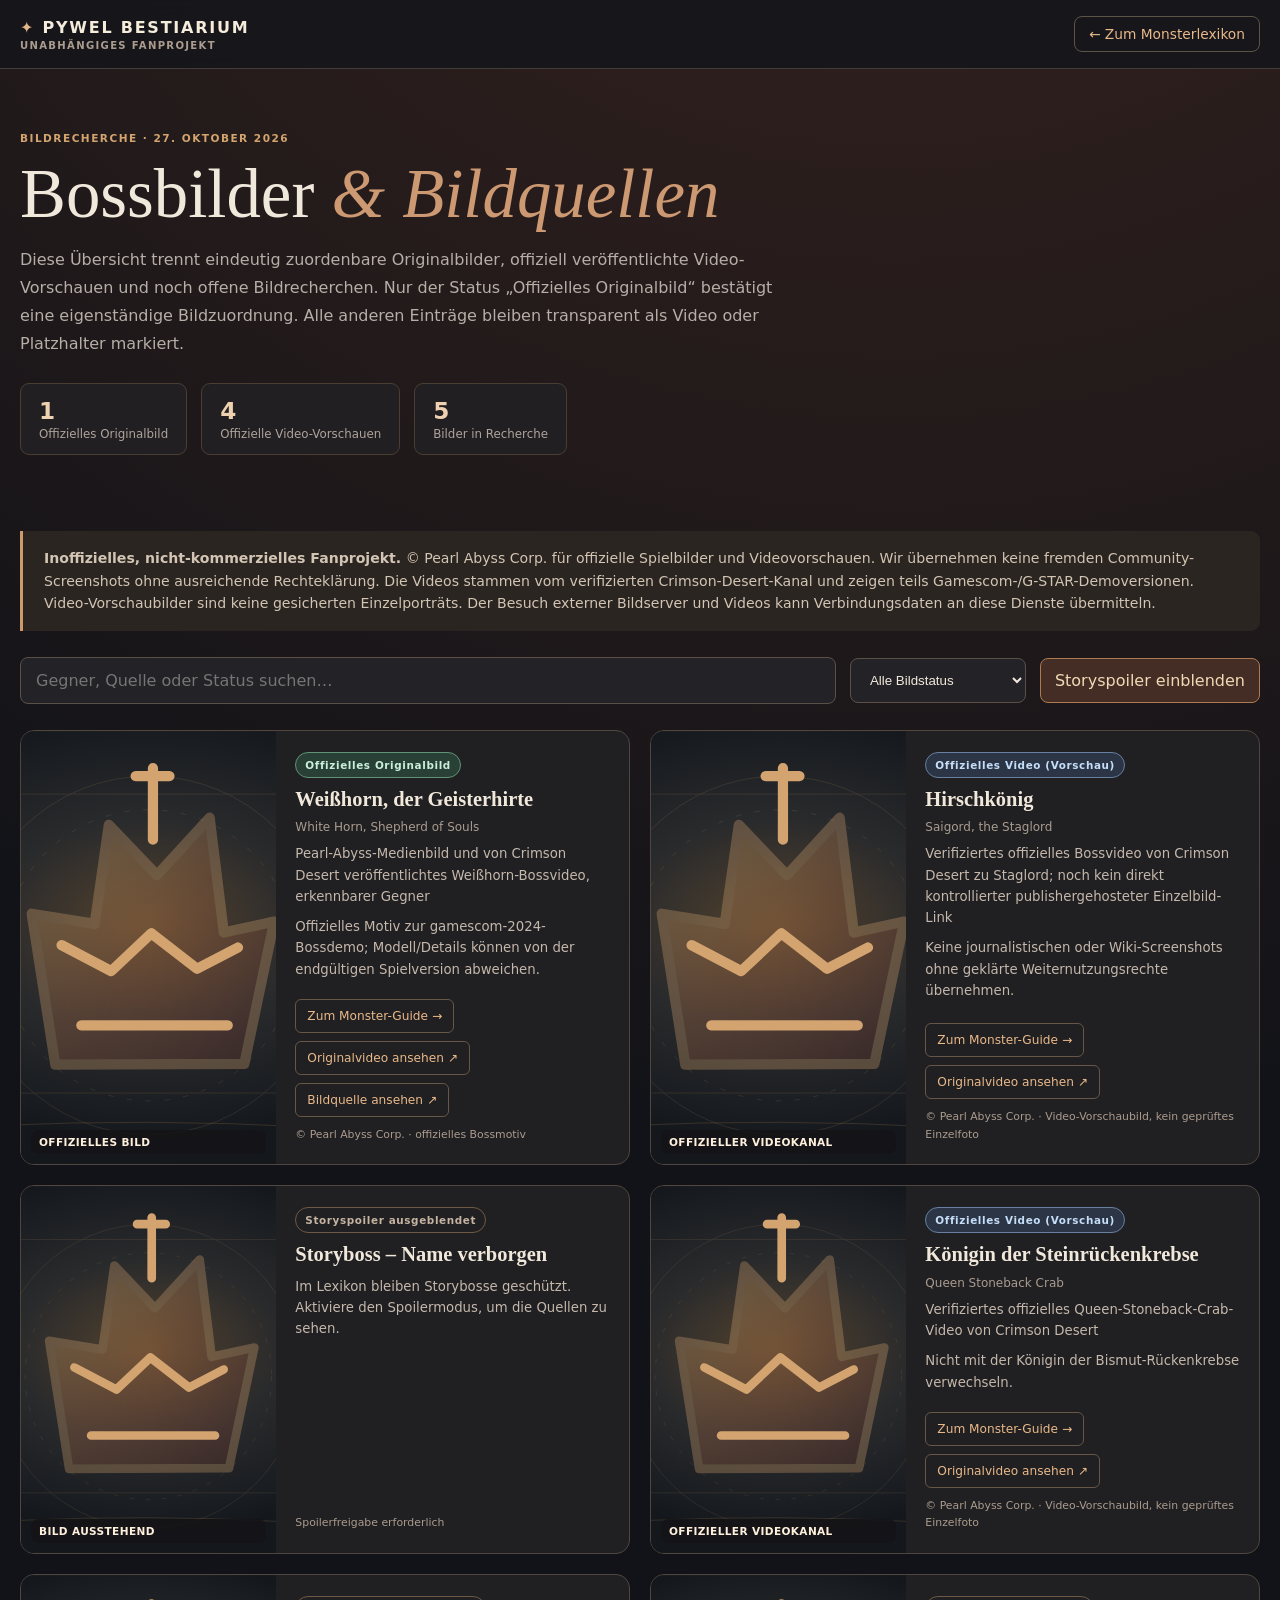
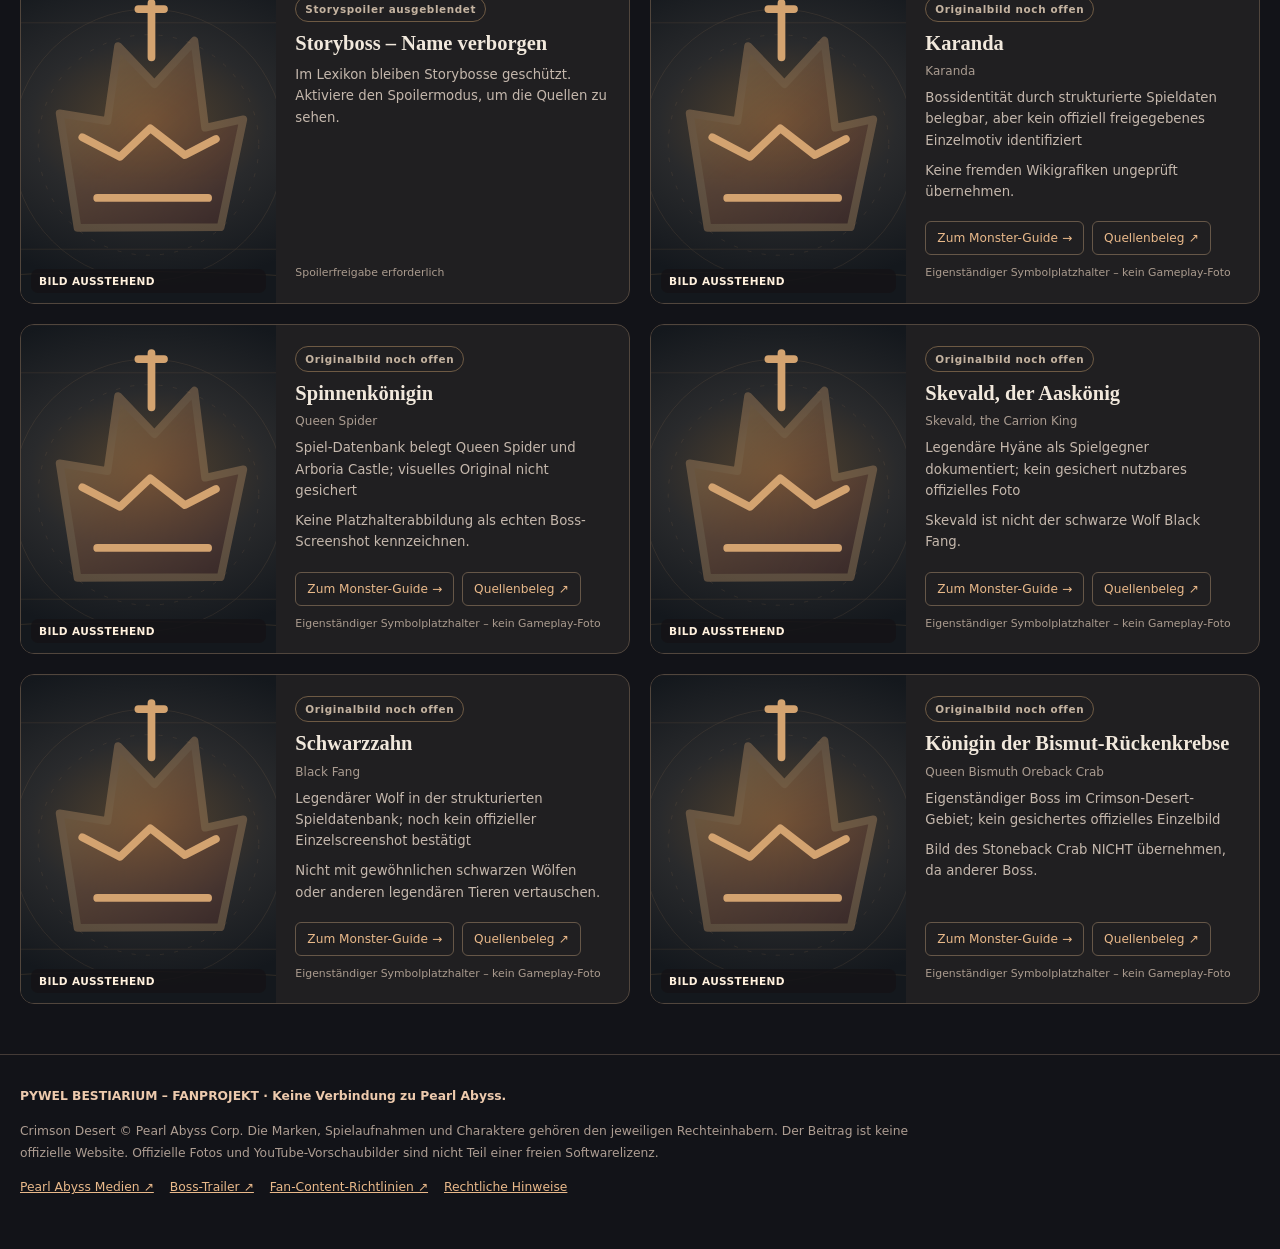
<file: bilder.html>
<!doctype html>
<html lang="de"><head>
<meta charset="utf-8"><meta name="viewport" content="width=device-width, initial-scale=1">
<meta name="theme-color" content="#121318"><meta name="description" content="Verifizierter Bildquellenkatalog für zehn Crimson-Desert-Bosse. Inoffizielles, nicht-kommerzielles Fanprojekt.">
<title>Bossbilder & Bildquellen | Das Bestiarium von Pywel</title>
<link rel="icon" href="assets/boss.svg" type="image/svg+xml">
<style>
:root{color-scheme:dark;font-family:Inter,system-ui,-apple-system,"Segoe UI",sans-serif;background:#121318;color:#f1e8dc;font-size:16px}
*{box-sizing:border-box}body{margin:0;background:radial-gradient(circle at 70% -20%,#3c251f 0,transparent 48%),#121318;min-height:100vh}
a{color:#e9b98a}a:hover{color:#ffe1ba}button,input{font:inherit}button{cursor:pointer}
.wrap{width:min(1320px,calc(100% - 40px));margin:auto}.top{border-bottom:1px solid #423d3b;background:#17171bf2;position:sticky;z-index:5;top:0;backdrop-filter:blur(12px)}
.nav{display:flex;align-items:center;gap:22px;justify-content:space-between;padding:16px 0}
.brand{color:#f6ecdc;text-decoration:none;font-size:1rem;font-weight:800;letter-spacing:.11em}.brand b{color:#e2b489}
.sub{display:block;font-size:.63rem;letter-spacing:.13em;color:#ab9c8f;font-weight:650;margin-top:3px}
.nav a.back{font-size:.86rem;text-decoration:none;border:1px solid #5d5448;padding:9px 14px;border-radius:8px}
.label{font-size:.66rem;text-transform:uppercase;letter-spacing:.14em;color:#d3a46e;font-weight:750}
.hero{padding:58px 0 29px}.hero h1{font-family:Georgia,serif;font-weight:500;font-size:clamp(2.2rem,6vw,4.3rem);line-height:1.05;max-width:750px;margin:12px 0}
.hero p{color:#b7aea7;line-height:1.75;max-width:760px}.stats{display:flex;gap:14px;flex-wrap:wrap;margin:25px 0}
.stat{background:#211f21;border:1px solid #4a3e33;border-radius:9px;padding:13px 18px;min-width:150px}.stat strong{display:block;font-size:1.45rem;color:#edd1b0;font-weight:700}.stat span{display:block;color:#afa49d;font-size:.74rem;margin-top:3px}
.notice{border-left:3px solid #cd9a69;background:#2b2521;border-radius:0 9px 9px 0;padding:16px 21px;color:#d3c5b4;font-size:.88rem;line-height:1.6;margin:22px 0}
.controls{display:flex;gap:14px;align-items:center;flex-wrap:wrap;margin:26px 0}
input[type=search],select{background:#232327;color:#f1e8dc;border:1px solid #5b5048;border-radius:8px;padding:13px 15px;min-height:43px}
input[type=search]{flex:1;min-width:240px}.spoiler-btn{background:#432d24;border:1px solid #ad7a52;color:#f2d9b5;padding:12px 14px;border-radius:8px}
.grid{display:grid;grid-template-columns:repeat(2,minmax(0,1fr));gap:20px}
.card{background:#201f21;border:1px solid #51463d;border-radius:14px;overflow:hidden;display:flex;min-height:235px}
.art{width:42%;min-height:250px;position:relative;background:linear-gradient(130deg,#382d28,#101114);flex-shrink:0;overflow:hidden}
.art img{width:100%;height:100%;object-fit:cover;display:block;position:absolute}
.poster{position:absolute;bottom:10px;left:10px;right:10px;background:#141317db;color:#fff0dd;border-radius:7px;padding:6px 8px;font-size:.66rem;text-transform:uppercase;letter-spacing:.035em;font-weight:750}
.info{padding:21px 19px;display:flex;flex-direction:column;gap:9px;flex:1;min-width:0}
.card h2{font:600 1.28rem/1.2 Georgia,serif;margin:0}.original{font-size:.75rem;color:#aa9c91}
.info p{margin:0;font-size:.83rem;color:#c5b8ad;line-height:1.6}
.status{align-self:flex-start;font-size:.65rem;font-weight:800;letter-spacing:.06em;border-radius:99px;padding:6px 9px;border:1px solid #6e5a44;color:#edd4b7}
.status.confirmed{background:#294037;border-color:#629277;color:#caefdb}
.status.video{background:#2b3546;border-color:#677fa0;color:#c6def8}
.status.pending{color:#c5b4a1}
.bottom{display:flex;gap:8px;flex-wrap:wrap;margin-top:auto;padding-top:10px}
.bottom a{font-size:.76rem;text-decoration:none;border:1px solid #665748;padding:9px 11px;border-radius:6px;display:inline-block}
.credit{margin-top:7px;font-size:.68rem!important;color:#ab9c8f!important}
.empty{text-align:center;border:1px dashed #645147;border-radius:12px;padding:36px;color:#baa99c}
.footer{margin-top:50px;padding:30px 0 50px;border-top:1px solid #443b37;color:#ad9d92;font-size:.77rem;line-height:1.8}
.footer strong{color:#edcaad}.footer p{max-width:900px}.footer a{margin-right:12px}
@media(max-width:950px){.grid{grid-template-columns:1fr}.art{min-height:225px}}
@media(max-width:550px){.wrap{width:min(100% - 24px,1320px)}.card{display:block}.art{width:100%;height:220px;min-height:0}.card h2{font-size:1.4rem}.hero{padding-top:36px}.stat{flex:1;min-width:95px}.nav{gap:8px}.nav a.back{padding:8px;font-size:.75rem}.controls{align-items:stretch;flex-direction:column}.controls input[type=search]{min-width:0;width:100%}}
@media(prefers-reduced-motion:no-preference){.card{transition:transform .2s ease,border-color .2s ease}.card:hover{transform:translateY(-2px);border-color:#b58c5c}}
@media print{.top,.controls,.bottom,.spoiler-btn{display:none!important}.card{break-inside:avoid}}
</style></head><body>
<header class="top"><nav class="wrap nav" aria-label="Navigation"><a href="index.html#/start" class="brand"><b>✦</b> PYWEL BESTIARIUM <span class="sub">UNABHÄNGIGES FANPROJEKT</span></a><a href="index.html#/start" class="back">← Zum Monsterlexikon</a></nav></header>
<main class="wrap">
<section class="hero"><span class="label">Bildrecherche · 27. Oktober 2026</span><h1>Bossbilder <em style="color:#cc9972">&amp; Bildquellen</em></h1><p>Diese Übersicht trennt eindeutig zuordenbare Originalbilder, offiziell veröffentlichte Video-Vorschauen und noch offene Bildrecherchen. Nur der Status „Offizielles Originalbild“ bestätigt eine eigenständige Bildzuordnung. Alle anderen Einträge bleiben transparent als Video oder Platzhalter markiert.</p>
<div class="stats"><div class="stat"><strong id="photo-count">1</strong><span>Offizielles Originalbild</span></div><div class="stat"><strong id="video-count">4</strong><span>Offizielle Video-Vorschauen</span></div><div class="stat"><strong id="pending-count">5</strong><span>Bilder in Recherche</span></div></div>
</section>
<div class="notice"><strong>Inoffizielles, nicht-kommerzielles Fanprojekt.</strong> © Pearl Abyss Corp. für offizielle Spielbilder und Videovorschauen. Wir übernehmen keine fremden Community-Screenshots ohne ausreichende Rechteklärung. Die Videos stammen vom verifizierten Crimson-Desert-Kanal und zeigen teils Gamescom-/G-STAR-Demoversionen. Video-Vorschaubilder sind keine gesicherten Einzelporträts. Der Besuch externer Bildserver und Videos kann Verbindungsdaten an diese Dienste übermitteln.</div>
<section class="controls" aria-label="Katalog filtern"><input id="search" type="search" placeholder="Gegner, Quelle oder Status suchen…" aria-label="Bilder durchsuchen">
<select id="status" aria-label="Bildstatus"><option value="">Alle Bildstatus</option><option value="offizielles-bild">Offizielle Einzelbilder</option><option value="offizielles-video">Offizielle Videos</option><option value="bild-ausstehend">Bild offen</option></select>
<button class="spoiler-btn" type="button" id="spoiler" aria-pressed="false">Storyspoiler einblenden</button>
</section>
<section id="grid" class="grid" aria-live="polite"></section>
</main>
<footer class="footer"><div class="wrap"><strong>PYWEL BESTIARIUM – FANPROJEKT · Keine Verbindung zu Pearl Abyss.</strong><p>Crimson Desert © Pearl Abyss Corp. Die Marken, Spielaufnahmen und Charaktere gehören den jeweiligen Rechteinhabern. Der Beitrag ist keine offizielle Website. Offizielle Fotos und YouTube-Vorschaubilder sind nicht Teil einer freien Softwarelizenz.</p>
<a href="https://crimsondesert.pearlabyss.com/en-us/Media" target="_blank" rel="noopener noreferrer">Pearl Abyss Medien ↗</a>
<a href="https://crimsondesert.pearlabyss.com/de-DE/News/Notice/Detail?_boardNo=28" target="_blank" rel="noopener noreferrer">Boss-Trailer ↗</a>
<a href="https://crimsondesert.pearlabyss.com/de-de/Policy?_policyNo=130" target="_blank" rel="noopener noreferrer">Fan-Content-Richtlinien ↗</a>
<a href="index.html#/rechtliches">Rechtliche Hinweise</a></div></footer>
<script src="boss-bilder.js"></script>
<script>
(()=>{
"use strict";
const list=Array.isArray(window.PYWEL_BOSS_MEDIA)?window.PYWEL_BOSS_MEDIA:[];
let spoilers=false;
const $=id=>document.getElementById(id);
const esc=s=>String(s==null?"":s).replace(/[&<>"']/g,c=>({"&":"&amp;","<":"&lt;",">":"&gt;",'"':"&quot;","'":"&#39;"}[c]));
const verifiedPoster=url=>{try{const u=new URL(url);return u.protocol==="https:"&&u.hostname==="s1.pearlcdn.com"&&u.pathname.startsWith("/cd/brand/media_GLOBAL/")&&/\.jpg$/i.test(u.pathname)?u.href:null}catch{return null}};
const videoPoster=url=>{try{const u=new URL(url);const id=u.hostname==="www.youtube.com"?u.searchParams.get("v"):null;return /^[A-Za-z0-9_-]{11}$/.test(id||"")?"https://i.ytimg.com/vi/"+id+"/hqdefault.jpg":null}catch{return null}};
const link=(url,label)=>{if(!url)return "";try{const u=new URL(url);if(u.protocol!=="https:")return "";return '<a href="'+esc(u.href)+'" target="_blank" rel="noopener noreferrer">'+esc(label)+' ↗</a>'}catch{return ""}};
const spoilerIds=new Set(["reed-devil","hexe-marie"]);
function render(){
const q=$("search").value.toLocaleLowerCase("de").trim(),status=$("status").value;
const shown=list.filter(x=>(!status||x.status===status)&&[x.name,x.original,x.id,x.evidence,x.status].join(" ").toLocaleLowerCase("de").includes(q));
$("photo-count").textContent=list.filter(x=>x.status==="offizielles-bild").length;
$("video-count").textContent=list.filter(x=>x.status==="offizielles-video").length;
$("pending-count").textContent=list.filter(x=>x.status==="bild-ausstehend").length;
$("grid").innerHTML=shown.map(m=>{
 const hidden=!spoilers&&spoilerIds.has(m.id),pic=!hidden?verifiedPoster(m.imageUrl):null,
 vid=!hidden?videoPoster(m.videoUrl):null,image=pic||vid||"assets/boss.svg",isPhoto=!!pic,isVideo=!pic&&!!vid;
 const label=hidden?"Storyspoiler ausgeblendet":isPhoto?"Offizielles Originalbild":isVideo?"Offizielles Video (Vorschau)":"Originalbild noch offen";
 const name=hidden?"Storyboss – Name verborgen":m.name;
 const caption=hidden?"Spoilerfreigabe erforderlich":isPhoto?"© Pearl Abyss Corp. · offizielles Bossmotiv":isVideo?"© Pearl Abyss Corp. · Video-Vorschaubild, kein geprüftes Einzelfoto":"Eigenständiger Symbolplatzhalter – kein Gameplay-Foto";
 return '<article class="card"><div class="art"><img loading="lazy" src="'+esc(image)+'" alt="'+esc(hidden?"Storyboss verborgen":isPhoto?m.imageAlt:isVideo?"Vorschau eines offiziell veröffentlichten Bossvideos":"Nicht authentische Kategorieillustration")+'" onerror="this.onerror=null;this.src=\'assets/boss.svg\'"><span class="poster">'+esc(isPhoto?"Offizielles Bild":isVideo?"Offizieller Videokanal":"Bild ausstehend")+'</span></div><div class="info"><span class="status '+(isPhoto?"confirmed":isVideo?"video":"pending")+'">'+esc(label)+'</span><h2>'+esc(name)+'</h2>'+(hidden?"":'<div class="original">'+esc(m.original)+'</div>')+'<p>'+esc(hidden?"Im Lexikon bleiben Storybosse geschützt. Aktiviere den Spoilermodus, um die Quellen zu sehen.":m.evidence)+'</p>'+(hidden?"":'<p>'+esc(m.notes)+'</p>')+'<div class="bottom">'+(hidden?"":'<a href="index.html#/monster/'+encodeURIComponent(m.id)+'">Zum Monster-Guide →</a>'+link(m.videoUrl,"Originalvideo ansehen")+link(m.imageSource||m.sourceUrl,isPhoto?"Bildquelle ansehen":"Quellenbeleg"))+'</div><p class="credit">'+esc(caption)+'</p></div></article>';
}).join("")||'<div class="empty">Keine passenden Einträge gefunden.</div>';
}
$("search").addEventListener("input",render);
$("status").addEventListener("change",render);
$("spoiler").addEventListener("click",()=>{spoilers=!spoilers;$("spoiler").textContent=spoilers?"Storyspoiler ausblenden":"Storyspoiler einblenden";$("spoiler").setAttribute("aria-pressed",String(spoilers));render()});
render();
})();
</script>
</body></html>
</file>
